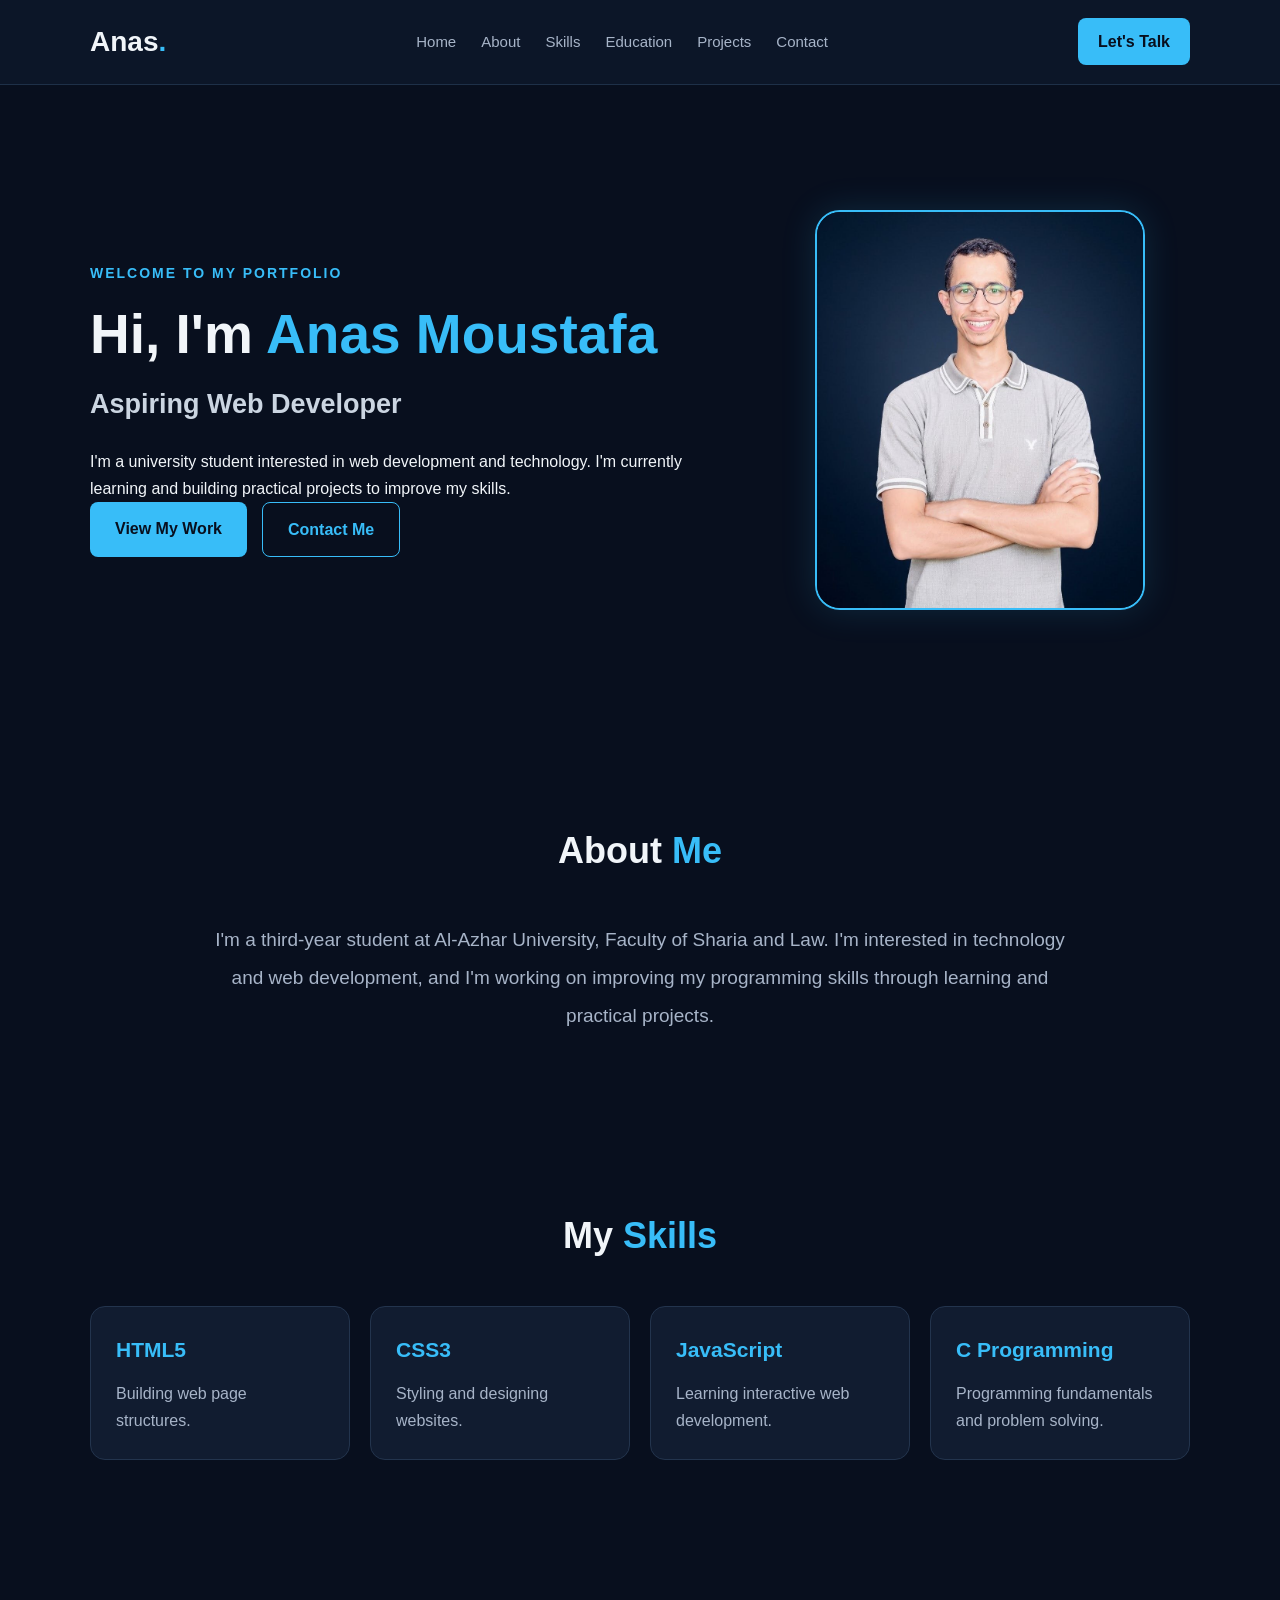
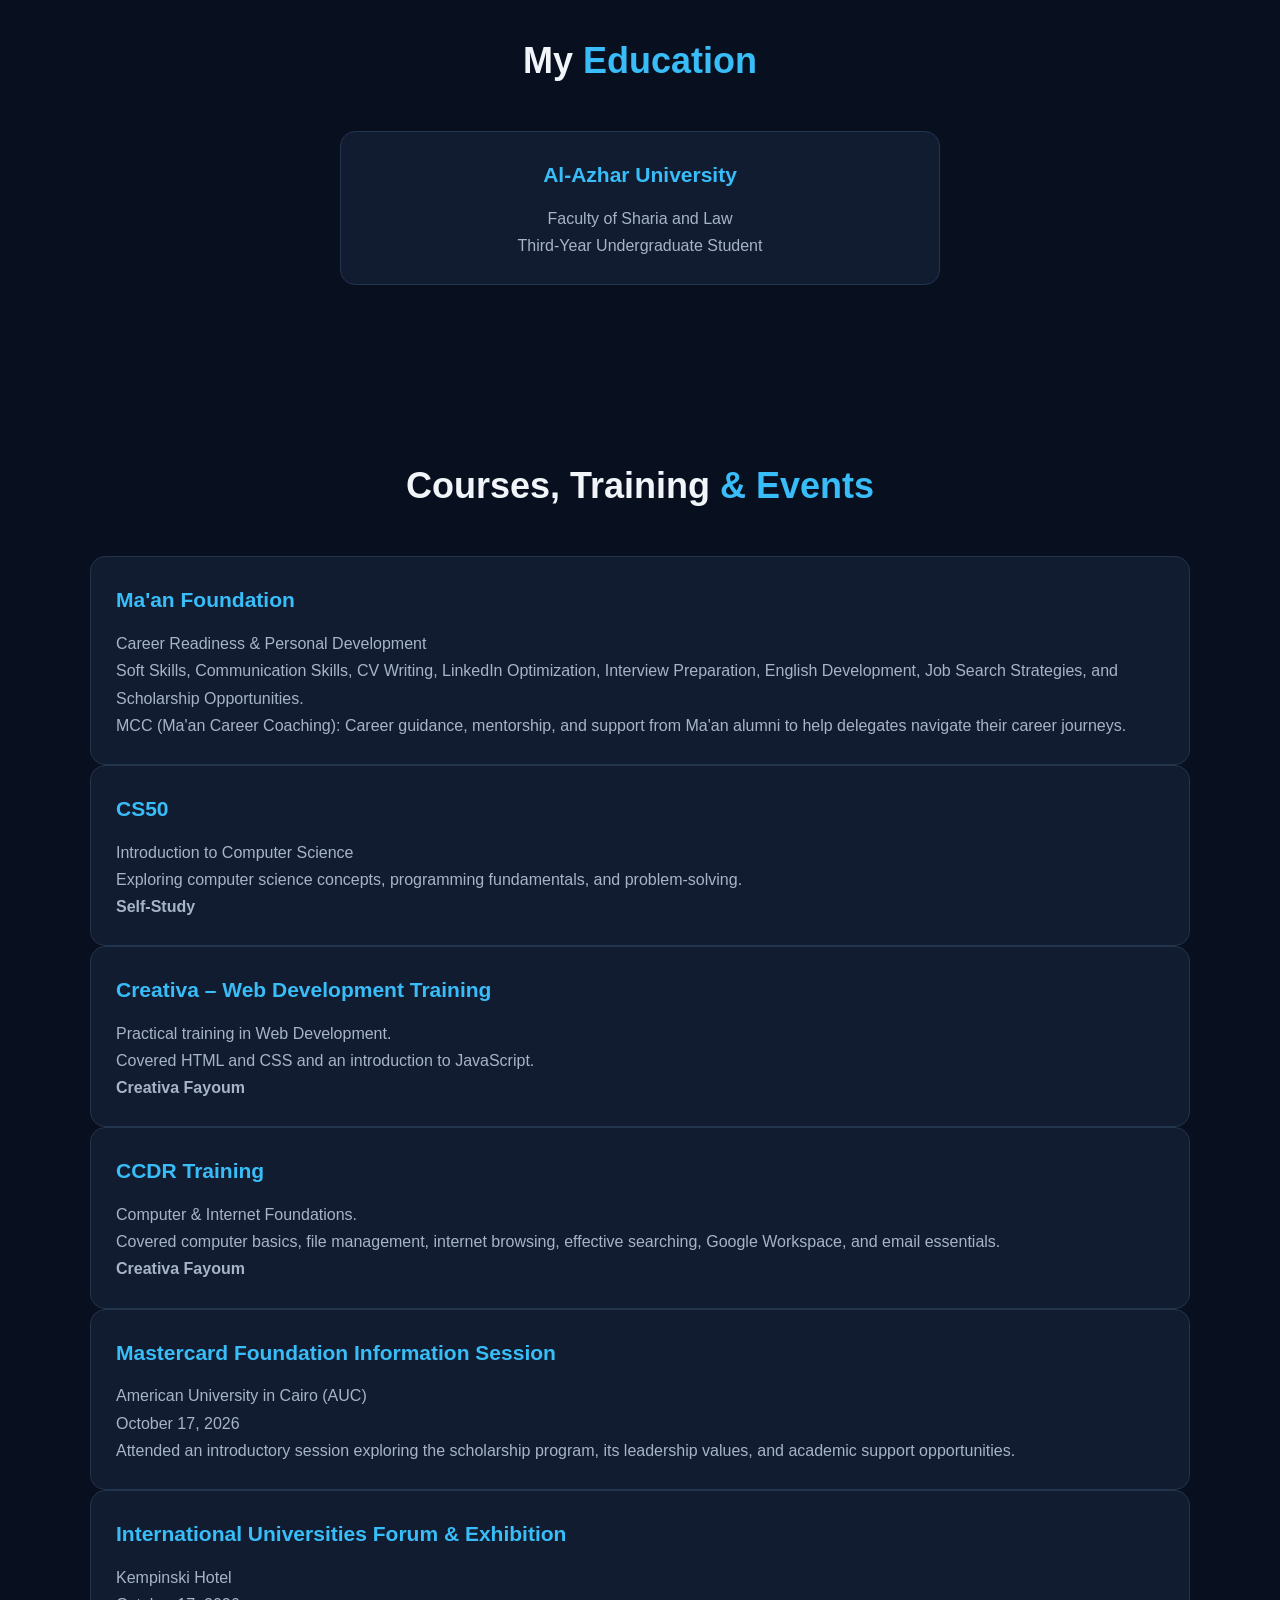
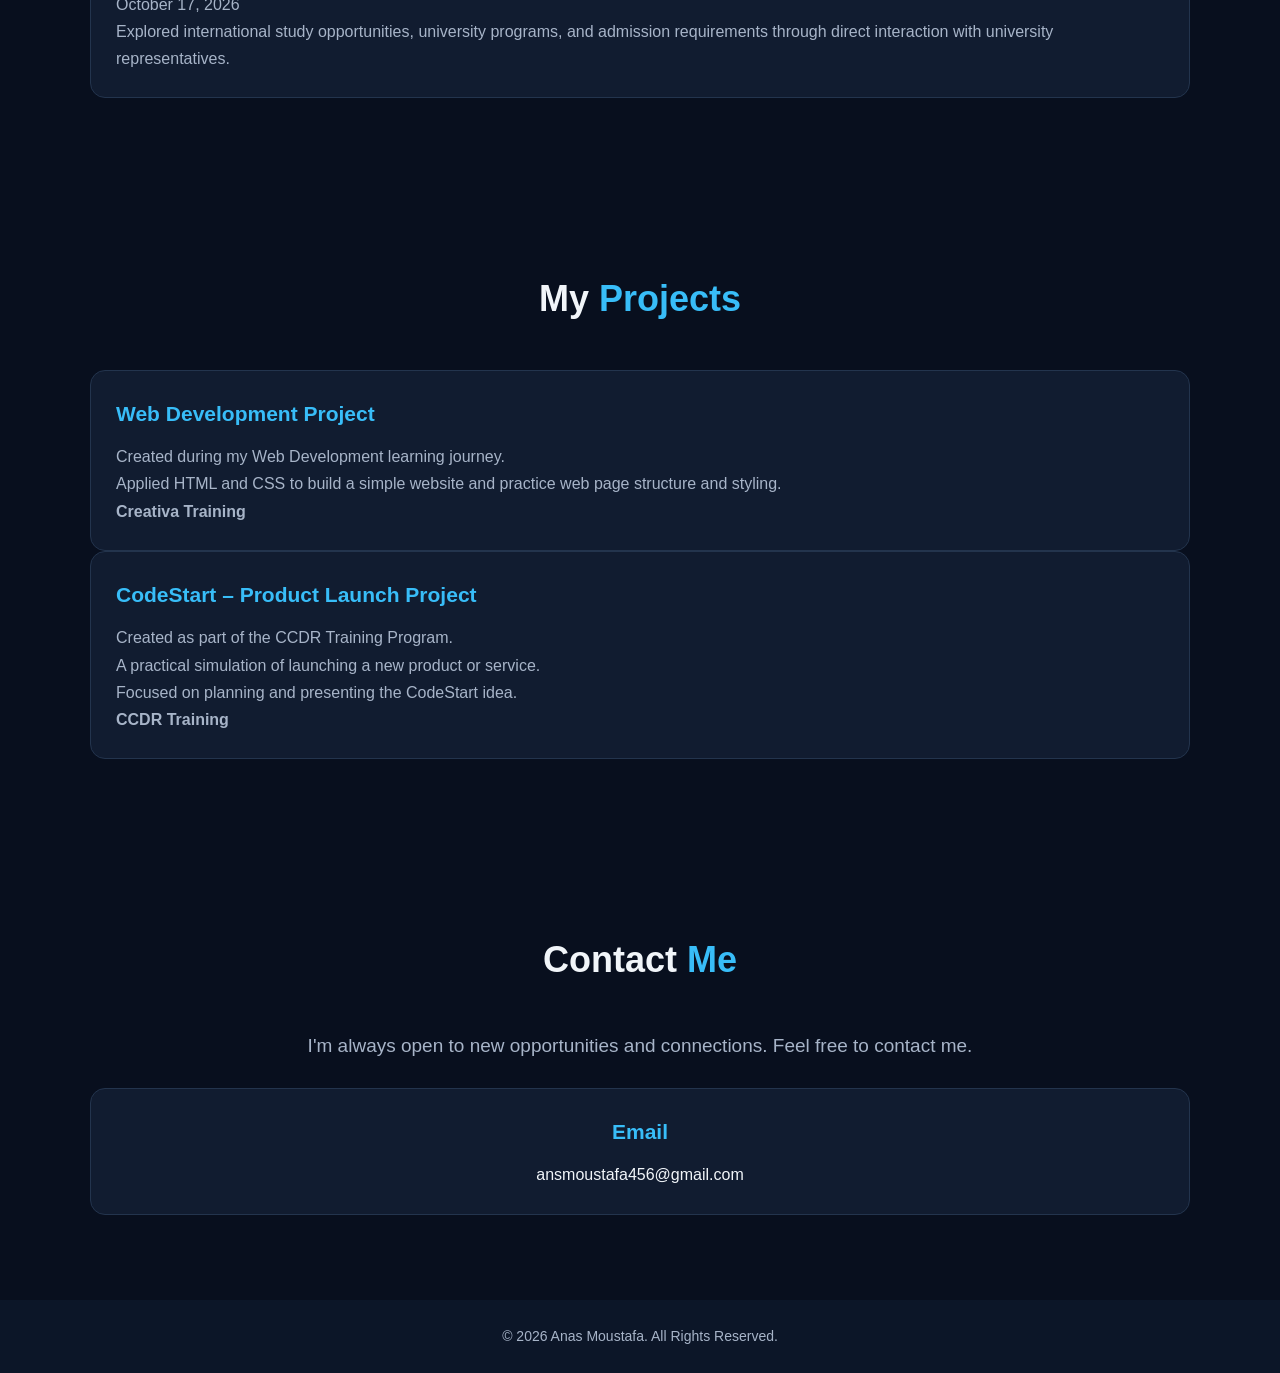
<file: index.html>
<!DOCTYPE html>
<html lang="en">

<head>
    <meta charset="UTF-8">
    <meta name="viewport" content="width=device-width, initial-scale=1.0">

    <title>Anas Moustafa | Web Developer</title>

    <link rel="stylesheet" href="css/style.css">
    <link rel="icon" type="image/svg+xml" href="favicon.svg">
</head>

<body>

    <!-- Navigation Bar -->
    <header>
        <nav class="navbar">
            <a href="#" class="logo">Anas<span>.</span></a>

            <ul class="nav-links">
                <li><a href="#home">Home</a></li>
                <li><a href="#about">About</a></li>
                <li><a href="#skills">Skills</a></li>
                <li><a href="#education">Education</a></li>
                <li><a href="#projects">Projects</a></li>
                <li><a href="#contact">Contact</a></li>
            </ul>

            <a href="#contact" class="nav-button">Let's Talk</a>
        </nav>
    </header>

    <!-- Home Section -->
    <section class="home" id="home">

        <div class="home-content">
            <p class="welcome">WELCOME TO MY PORTFOLIO</p>

            <h1>Hi, I'm <span>Anas Moustafa</span></h1>

<h2>Aspiring Web Developer</h2>

<p>
    I'm a university student interested in web development
    and technology. I'm currently learning and building
    practical projects to improve my skills.
</p>

            <div class="home-buttons">
                <a href="#projects" class="primary-btn">
                    View My Work
                </a>

                <a href="#contact" class="secondary-btn">
                    Contact Me
                </a>
            </div>
        </div>

        <div class="home-image">
            <img src="images/profile.jpg" alt="Anas Mostafa">
        </div>

    </section>

    <!-- About Section -->
    <section class="about" id="about">

        <h2>About <span>Me</span></h2>

       <p>
    I'm a third-year student at Al-Azhar University,
    Faculty of Sharia and Law.
    I'm interested in technology and web development,
    and I'm working on improving my programming skills
    through learning and practical projects.
</p>

    </section>

    <!-- Skills Section -->
    <section class="skills" id="skills">

        <h2>My <span>Skills</span></h2>

        <div class="skills-container">

            <div class="skill-card">
                <h3>HTML5</h3>
                <p>Building web page structures.</p>
            </div>

            <div class="skill-card">
                <h3>CSS3</h3>
                <p>Styling and designing websites.</p>
            </div>

            <div class="skill-card">
                <h3>JavaScript</h3>
                <p>Learning interactive web development.</p>
            </div>

            <div class="skill-card">
                <h3>C Programming</h3>
                <p>Programming fundamentals and problem solving.</p>
            </div>

        </div>

    </section>

    <!-- Education Section -->
    <section class="education" id="education">

        <h2>My <span>Education</span></h2>

        <div class="info-card">
            <h3>Al-Azhar University</h3>
            <p>Faculty of Sharia and Law</p>
            <p>Third-Year Undergraduate Student</p>
        </div>

    </section>

    <!-- Courses, Training & Events Section -->
<section class="courses" id="courses">

    <h2>Courses, Training <span>& Events</span></h2>

   <!-- Ma'an Foundation -->
<div class="info-card">
    <h3>Ma'an Foundation</h3>

    <p>Career Readiness & Personal Development</p>

    <p>
        Soft Skills, Communication Skills, CV Writing,
        LinkedIn Optimization, Interview Preparation,
        English Development, Job Search Strategies,
        and Scholarship Opportunities.
    </p>

    <p>
        MCC (Ma'an Career Coaching): Career guidance,
        mentorship, and support from Ma'an alumni
        to help delegates navigate their career journeys.
    </p>

</div>
    <!-- CS50 -->
    <div class="info-card">
        <h3>CS50</h3>
        <p>Introduction to Computer Science</p>
        <p>Exploring computer science concepts, programming fundamentals, and problem-solving.</p>
        <p><strong>Self-Study</strong></p>
    </div>

    <!-- Web Development Training -->
    <div class="info-card">
        <h3>Creativa – Web Development Training</h3>
        <p>Practical training in Web Development.</p>
        <p>Covered HTML and CSS and an introduction to JavaScript.</p>
        <p><strong>Creativa Fayoum</strong></p>
    </div>

    <!-- CCDR Training -->
    <div class="info-card">
        <h3>CCDR Training</h3>
        <p>Computer & Internet Foundations.</p>
        <p>Covered computer basics, file management, internet browsing, effective searching, Google Workspace, and email essentials.</p>
        <p><strong>Creativa Fayoum</strong></p>
    </div>

    <!-- AUC Event -->
    <div class="info-card">
        <h3>Mastercard Foundation Information Session</h3>
        <p>American University in Cairo (AUC)</p>
        <p>October 17, 2026</p>
        <p>Attended an introductory session exploring the scholarship program, its leadership values, and academic support opportunities.</p>
    </div>

    <!-- Kempinski Event -->
    <div class="info-card">
        <h3>International Universities Forum & Exhibition</h3>
        <p>Kempinski Hotel</p>
        <p>October 17, 2026</p>
        <p>Explored international study opportunities, university programs, and admission requirements through direct interaction with university representatives.</p>
    </div>

</section>

    <!-- Projects Section -->
    <section class="projects" id="projects">

        <h2>My <span>Projects</span></h2>

       <div class="info-card">
    <h3>Web Development Project</h3>
    <p>Created during my Web Development learning journey.</p>
    <p>Applied HTML and CSS to build a simple website and practice web page structure and styling.</p>
    <p><strong>Creativa Training</strong></p>
</div>
<!-- CodeStart Project - CCDR -->
<div class="info-card">
    <h3>CodeStart – Product Launch Project</h3>
    <p>Created as part of the CCDR Training Program.</p>
    <p>A practical simulation of launching a new product or service.</p>
    <p>Focused on planning and presenting the CodeStart idea.</p>
    <p><strong>CCDR Training</strong></p>
</div>
    </section>

     <!-- Contact Section -->
<section class="contact" id="contact">

    <h2>Contact <span>Me</span></h2>

    <p>
        I'm always open to new opportunities and connections.
        Feel free to contact me.
    </p>

    <div class="info-card">
        <h3>Email</h3>

        <a href="mailto:ansmoustafa456@gmail.com">
            ansmoustafa456@gmail.com
        </a>
    </div>

</section>

    <!-- Footer -->
    <footer>
        <p>© 2026 Anas Moustafa. All Rights Reserved.</p>
    </footer>

    <script src="js/script.js"></script>

   
</body>
</html>
</file>
<file: css/style.css>
/* ===== General Settings ===== */

* {
    margin: 0;
    padding: 0;
    box-sizing: border-box;
}

html {
    scroll-behavior: smooth;
}

body {
    font-family: Arial, sans-serif;
    background-color: #080f1e;
    color: #f1f5f9;
    line-height: 1.7;
}

:root {
    --main-color: #38bdf8;
    --background: #080f1e;
    --card-color: #111c30;
    --text-color: #f1f5f9;
    --secondary-color: #a7b4c8;
}

span {
    color: var(--main-color);
}

a {
    text-decoration: none;
    color: inherit;
}

/* ===== Navigation Bar ===== */

header {
    background-color: #0c1628;
    position: sticky;
    top: 0;
    z-index: 100;
    border-bottom: 1px solid #1e3048;
}

.navbar {
    max-width: 1150px;
    margin: auto;
    padding: 18px 25px;

    display: flex;
    justify-content: space-between;
    align-items: center;
    gap: 20px;
}

.logo {
    font-size: 28px;
    font-weight: bold;
}

.nav-links {
    display: flex;
    gap: 25px;
    list-style: none;
}

.nav-links a {
    font-size: 15px;
    color: var(--secondary-color);
    transition: 0.3s;
}

.nav-links a:hover {
    color: var(--main-color);
}

.nav-button {
    background-color: var(--main-color);
    color: #080f1e;
    padding: 10px 20px;
    border-radius: 8px;
    font-weight: bold;
}

/* ===== Home Section ===== */

.home {
    max-width: 1150px;
    min-height: 650px;
    margin: auto;
    padding: 75px 25px;

    display: grid;
    grid-template-columns: 1.2fr 0.8fr;
    align-items: center;
    gap: 50px;
}

.welcome {
    color: var(--main-color);
    font-size: 14px;
    font-weight: bold;
    letter-spacing: 2px;
    margin-bottom: 15px;
}

.home-content h1 {
    font-size: 55px;
    line-height: 1.2;
    margin-bottom: 15px;
}

.home-content h2 {
    font-size: 27px;
    color: #cbd5e1;
    margin-bottom: 20px;
}

.home-description {
    font-size: 18px;
    color: var(--secondary-color);
    max-width: 550px;
    margin-bottom: 30px;
}

.home-buttons {
    display: flex;
    gap: 15px;
    flex-wrap: wrap;
}

.primary-btn,
.secondary-btn {
    display: inline-block;
    padding: 13px 25px;
    border-radius: 8px;
    font-size: 16px;
    font-weight: bold;
    transition: 0.3s;
}

.primary-btn {
    background-color: var(--main-color);
    color: #080f1e;
}

.secondary-btn {
    border: 1px solid var(--main-color);
    color: var(--main-color);
}

.primary-btn:hover,
.secondary-btn:hover {
    transform: translateY(-4px);
}

/* ===== Profile Image ===== */

.home-image {
    display: flex;
    justify-content: center;
    align-items: center;
}

.home-image img {
    width: 330px;
    height: 400px;
    object-fit: cover;
    object-position: center;
    border-radius: 25px;
    border: 2px solid var(--main-color);
    box-shadow: 0 0 35px rgba(56, 189, 248, 0.15);
}

/* ===== All Sections ===== */

section:not(.home) {
    max-width: 1150px;
    margin: auto;
    padding: 85px 25px;
}

section:not(.home) > h2 {
    font-size: 36px;
    text-align: center;
    margin-bottom: 40px;
}

/* ===== About Section ===== */

.about > p {
    max-width: 850px;
    margin: auto;
    text-align: center;
    font-size: 19px;
    color: var(--secondary-color);
    line-height: 2;
}

/* ===== Skills Section ===== */

.skills-container {
    display: grid;
    grid-template-columns: repeat(4, 1fr);
    gap: 20px;
}

.skill-card,
.info-card,
.project-card {
    background-color: var(--card-color);
    border: 1px solid #23344d;
    border-radius: 15px;
    padding: 25px;
    transition: 0.3s;
}

.skill-card:hover,
.info-card:hover,
.project-card:hover {
    border-color: var(--main-color);
    transform: translateY(-5px);
}

.skill-card h3,
.info-card h3,
.project-card h3 {
    font-size: 21px;
    margin-bottom: 12px;
    color: var(--main-color);
}

.skill-card p,
.info-card p,
.project-card p {
    font-size: 16px;
    color: var(--secondary-color);
}

/* ===== Education ===== */

.education .info-card {
    max-width: 600px;
    margin: auto;
    text-align: center;
}

/* ===== Courses & Training ===== */

.courses-container {
    display: grid;
    grid-template-columns: repeat(3, 1fr);
    gap: 20px;
}

/* ===== Projects ===== */

.project-card {
    max-width: 700px;
    margin: auto;
}

.project-card span {
    display: inline-block;
    margin-top: 15px;
    font-size: 14px;
}

/* ===== Contact ===== */

.contact {
    text-align: center;
}

.contact > p {
    font-size: 19px;
    color: var(--secondary-color);
    margin-bottom: 25px;
}

/* ===== Footer ===== */

footer {
    text-align: center;
    padding: 25px;
    background-color: #0c1628;
    color: var(--secondary-color);
    font-size: 14px;
}

/* ===== Responsive Design ===== */

@media (max-width: 900px) {

    .skills-container {
        grid-template-columns: repeat(2, 1fr);
    }

    .courses-container {
        grid-template-columns: repeat(2, 1fr);
    }

    .nav-links {
        gap: 12px;
    }

}

@media (max-width: 650px) {

    .navbar {
        flex-wrap: wrap;
        justify-content: center;
    }

    .nav-links {
        width: 100%;
        justify-content: center;
        flex-wrap: wrap;
    }

    .nav-button {
        display: none;
    }

    .home {
        grid-template-columns: 1fr;
        text-align: center;
        gap: 40px;
        padding-top: 55px;
    }

    .home-content h1 {
        font-size: 38px;
    }

    .home-content h2 {
        font-size: 23px;
    }

    .home-description {
        margin-left: auto;
        margin-right: auto;
    }

    .home-buttons {
        justify-content: center;
    }

    .home-image img {
        width: 270px;
        height: 330px;
    }

    .skills-container,
    .courses-container {
        grid-template-columns: 1fr;
    }

    section:not(.home) > h2 {
        font-size: 29px;
    }

    .about > p {
        font-size: 17px;
    }
}
/* Mobile Menu */
.menu-button {
    display: none;
    background: transparent;
    color: #38bdf8;
    border: none;
    font-size: 28px;
    cursor: pointer;
}

@media (max-width: 650px) {
    .menu-button {
        display: block;
    }

    .nav-links {
        display: none;
        flex-direction: column;
        text-align: center;
        width: 100%;
        padding: 15px 0;
    }

    .nav-links.active {
        display: flex;
    }
}
</file>
